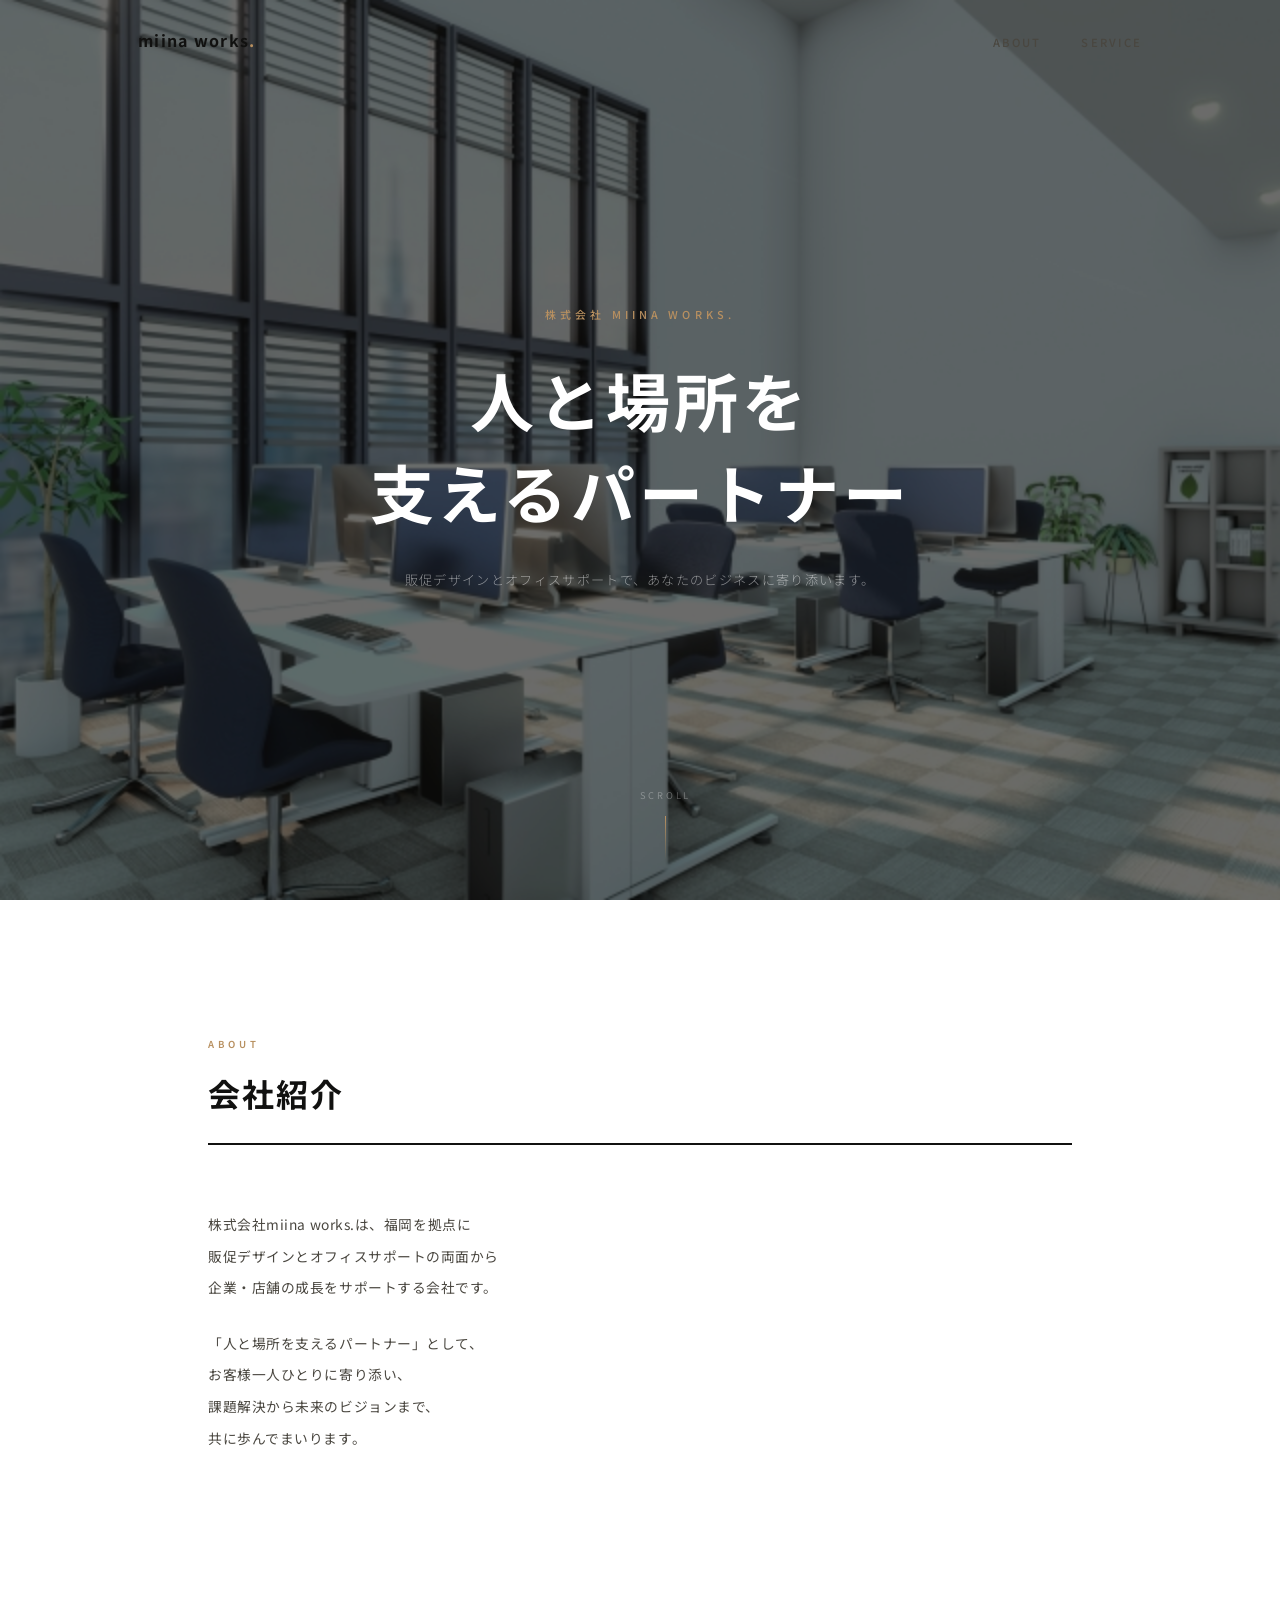
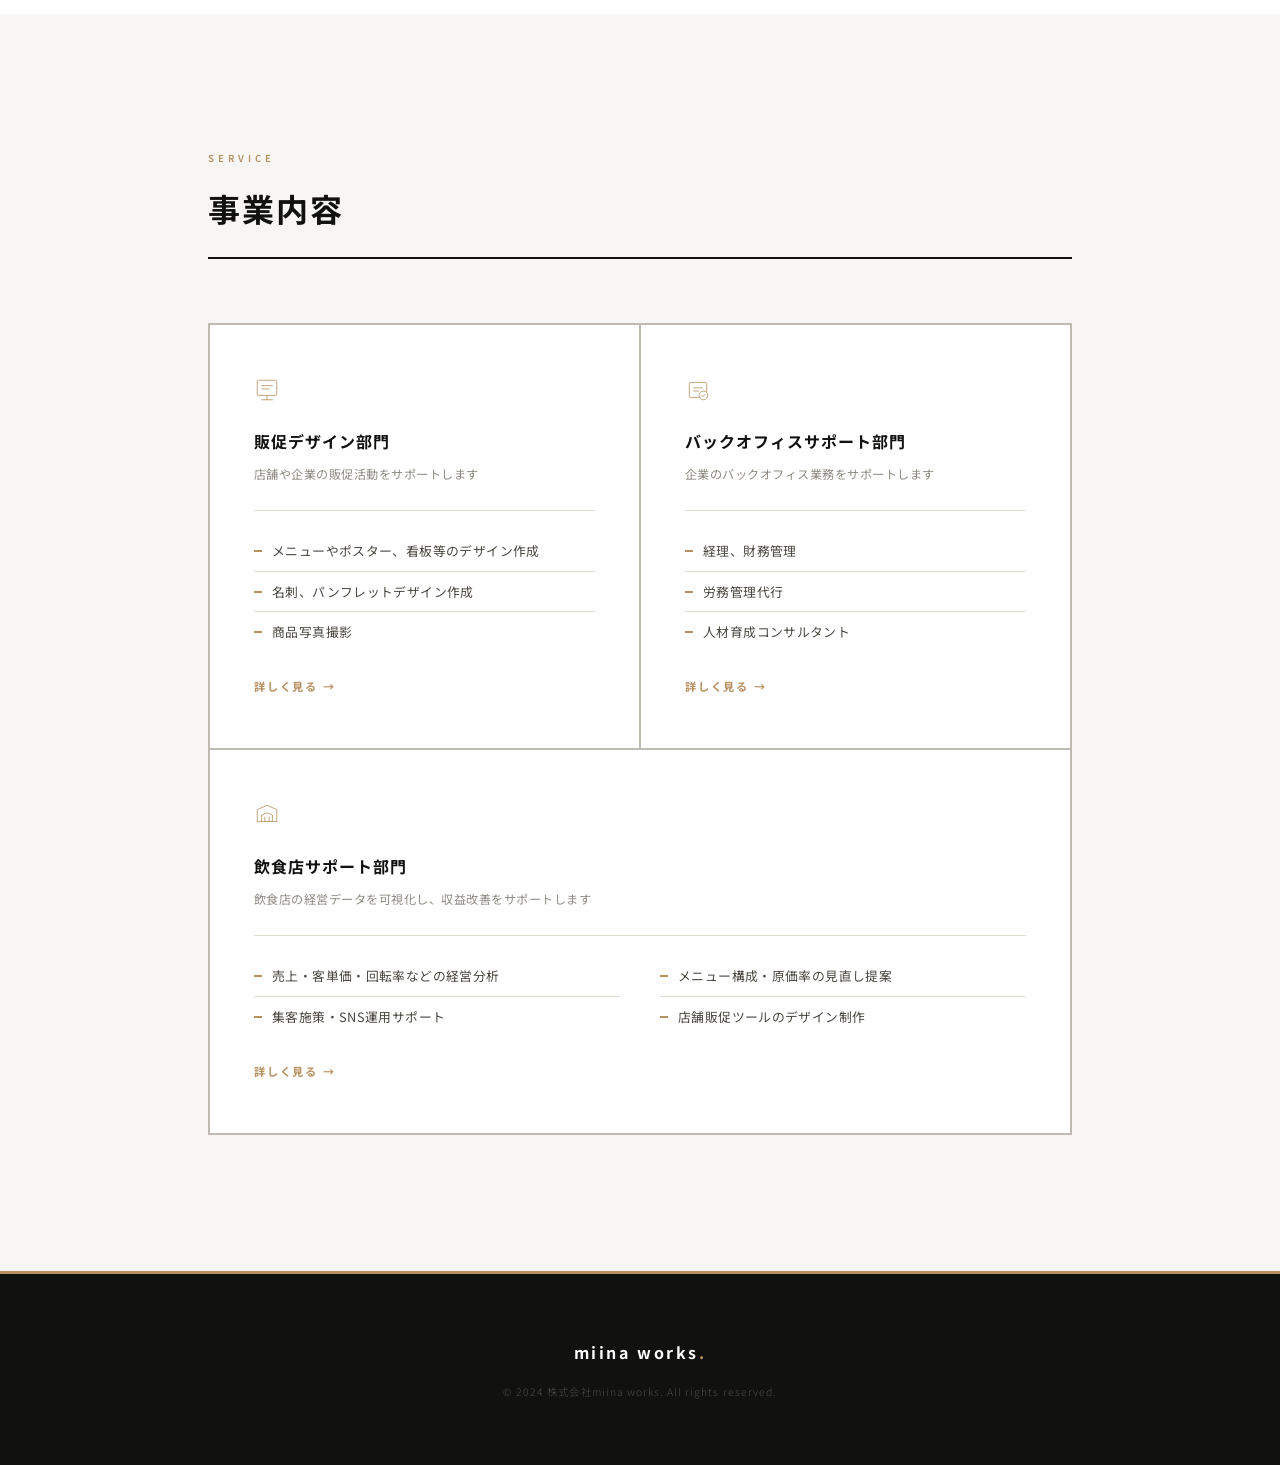
<file: index.html>
<!DOCTYPE html>
<html lang="ja">
<head>
  <meta charset="UTF-8" />
  <meta name="viewport" content="width=device-width, initial-scale=1.0" />
  <title>株式会社miina works. | 人と場所を支えるパートナー</title>
  <meta name="description" content="株式会社miina works.は、販促デザインとオフィスサポートで企業・店舗の成長を支える福岡のパートナー企業です。" />
  <link rel="canonical" href="https://www.miina.works/" />

  <!-- OGP -->
  <meta property="og:type" content="website" />
  <meta property="og:url" content="https://www.miina.works/" />
  <meta property="og:title" content="株式会社miina works. | 人と場所を支えるパートナー" />
  <meta property="og:description" content="販促デザインとオフィスサポートで、あなたのビジネスに寄り添います。" />
  <meta property="og:locale" content="ja_JP" />
  <meta property="og:site_name" content="株式会社miina works." />

  <!-- Twitter Card -->
  <meta name="twitter:card" content="summary_large_image" />
  <meta name="twitter:title" content="株式会社miina works. | 人と場所を支えるパートナー" />
  <meta name="twitter:description" content="販促デザインとオフィスサポートで、あなたのビジネスに寄り添います。" />

  <link rel="stylesheet" href="style.css" />
  <link rel="preconnect" href="https://fonts.googleapis.com" />
  <link rel="preconnect" href="https://fonts.gstatic.com" crossorigin />
  <link href="https://fonts.googleapis.com/css2?family=Noto+Serif+JP:wght@300;400;500&family=Noto+Sans+JP:wght@300;400;500&display=swap" rel="stylesheet" />
</head>
<body>

  <!-- Header / Nav -->
  <header id="header">
    <div class="header-inner">
      <a href="index.html" class="logo">miina works<span class="logo-dot">.</span></a>
      <nav>
        <ul class="nav-list">
          <li><a href="#about">About</a></li>
          <li><a href="#service">Service</a></li>
        </ul>
      </nav>
      <button class="hamburger" aria-label="メニューを開く">
        <span></span><span></span><span></span>
      </button>
    </div>
    <div class="mobile-menu">
      <ul>
        <li><a href="#about">About</a></li>
        <li><a href="#service">Service</a></li>
        <li><a href="works.html">Works</a></li>
        <li><a href="#company">Company</a></li>
        <li><a href="#contact">Contact</a></li>
      </ul>
    </div>
  </header>

  <!-- Hero -->
  <section id="top" class="hero">
    <div class="hero-bg"></div>
    <div class="hero-content">
      <p class="hero-sub fade-in">株式会社 miina works.</p>
      <h1 class="hero-copy fade-in delay-1">人と場所を<br>支えるパートナー</h1>
      <p class="hero-desc fade-in delay-2">販促デザインとオフィスサポートで、<br class="sp-only">あなたのビジネスに寄り添います。</p>
    </div>
    <div class="scroll-indicator fade-in delay-3">
      <span>Scroll</span>
      <div class="scroll-line"></div>
    </div>
  </section>

  <!-- About -->
  <section id="about" class="section about">
    <div class="section-inner">
      <div class="section-label">About</div>
      <h2 class="section-title">会社紹介</h2>
      <div class="about-grid">
        <div class="about-text reveal">
          <p>株式会社miina works.は、福岡を拠点に<br>販促デザインとオフィスサポートの両面から<br>企業・店舗の成長をサポートする会社です。</p>
          <p>「人と場所を支えるパートナー」として、<br>お客様一人ひとりに寄り添い、<br>課題解決から未来のビジョンまで、<br>共に歩んでまいります。</p>
        </div>
      </div>
    </div>
  </section>

  <!-- Service -->
  <section id="service" class="section service">
    <div class="section-inner">
      <div class="section-label">Service</div>
      <h2 class="section-title">事業内容</h2>
      <div class="service-grid">
        <a href="service-design.html" class="service-card service-card--link reveal">
          <div class="service-icon">
            <svg viewBox="0 0 48 48" fill="none" xmlns="http://www.w3.org/2000/svg">
              <rect x="6" y="6" width="36" height="28" rx="2" stroke="currentColor" stroke-width="1.5"/>
              <path d="M14 42h20M24 34v8" stroke="currentColor" stroke-width="1.5" stroke-linecap="round"/>
              <path d="M14 16h20M14 22h14" stroke="currentColor" stroke-width="1.5" stroke-linecap="round"/>
            </svg>
          </div>
          <h3 class="service-name">販促デザイン部門</h3>
          <p class="service-desc">店舗や企業の販促活動をサポートします</p>
          <ul class="service-list">
            <li>メニューやポスター、看板等のデザイン作成</li>
            <li>名刺、パンフレットデザイン作成</li>
            <li>商品写真撮影</li>
          </ul>
          <span class="service-more">詳しく見る →</span>
        </a>
        <a href="service-office.html" class="service-card service-card--link reveal delay-1">
          <div class="service-icon">
            <svg viewBox="0 0 48 48" fill="none" xmlns="http://www.w3.org/2000/svg">
              <rect x="8" y="10" width="32" height="28" rx="2" stroke="currentColor" stroke-width="1.5"/>
              <path d="M16 20h16M16 26h10" stroke="currentColor" stroke-width="1.5" stroke-linecap="round"/>
              <circle cx="34" cy="34" r="8" fill="white" stroke="currentColor" stroke-width="1.5"/>
              <path d="M31 34l2 2 4-4" stroke="currentColor" stroke-width="1.5" stroke-linecap="round" stroke-linejoin="round"/>
            </svg>
          </div>
          <h3 class="service-name">バックオフィスサポート部門</h3>
          <p class="service-desc">企業のバックオフィス業務をサポートします</p>
          <ul class="service-list">
            <li>経理、財務管理</li>
            <li>労務管理代行</li>
            <li>人材育成コンサルタント</li>
          </ul>
          <span class="service-more">詳しく見る →</span>
        </a>
        <a href="service-restaurant.html" class="service-card service-card--wide service-card--link reveal delay-2">
          <div class="service-icon">
            <svg viewBox="0 0 48 48" fill="none" xmlns="http://www.w3.org/2000/svg">
              <path d="M6 36V14l18-8 18 8v22" stroke="currentColor" stroke-width="1.5" stroke-linejoin="round"/>
              <path d="M6 36h36" stroke="currentColor" stroke-width="1.5" stroke-linecap="round"/>
              <polyline points="14,36 14,24 24,20 34,24 34,36" stroke="currentColor" stroke-width="1.5" stroke-linejoin="round"/>
              <line x1="20" y1="36" x2="20" y2="28" stroke="currentColor" stroke-width="1.5" stroke-linecap="round"/>
              <line x1="28" y1="36" x2="28" y2="28" stroke="currentColor" stroke-width="1.5" stroke-linecap="round"/>
            </svg>
          </div>
          <h3 class="service-name">飲食店サポート部門</h3>
          <p class="service-desc">飲食店の経営データを可視化し、収益改善をサポートします</p>
          <ul class="service-list">
            <li>売上・客単価・回転率などの経営分析</li>
            <li>メニュー構成・原価率の見直し提案</li>
            <li>集客施策・SNS運用サポート</li>
            <li>店舗販促ツールのデザイン制作</li>
          </ul>
          <span class="service-more">詳しく見る →</span>
        </a>
      </div>
    </div>
  </section>



  <!-- Footer -->
  <footer class="footer">
    <div class="footer-inner">
      <p class="footer-logo">miina works<span>.</span></p>
      <p class="footer-copy">&copy; 2024 株式会社miina works. All rights reserved.</p>
    </div>
  </footer>

  <script src="script.js"></script>
</body>
</html>
</file>
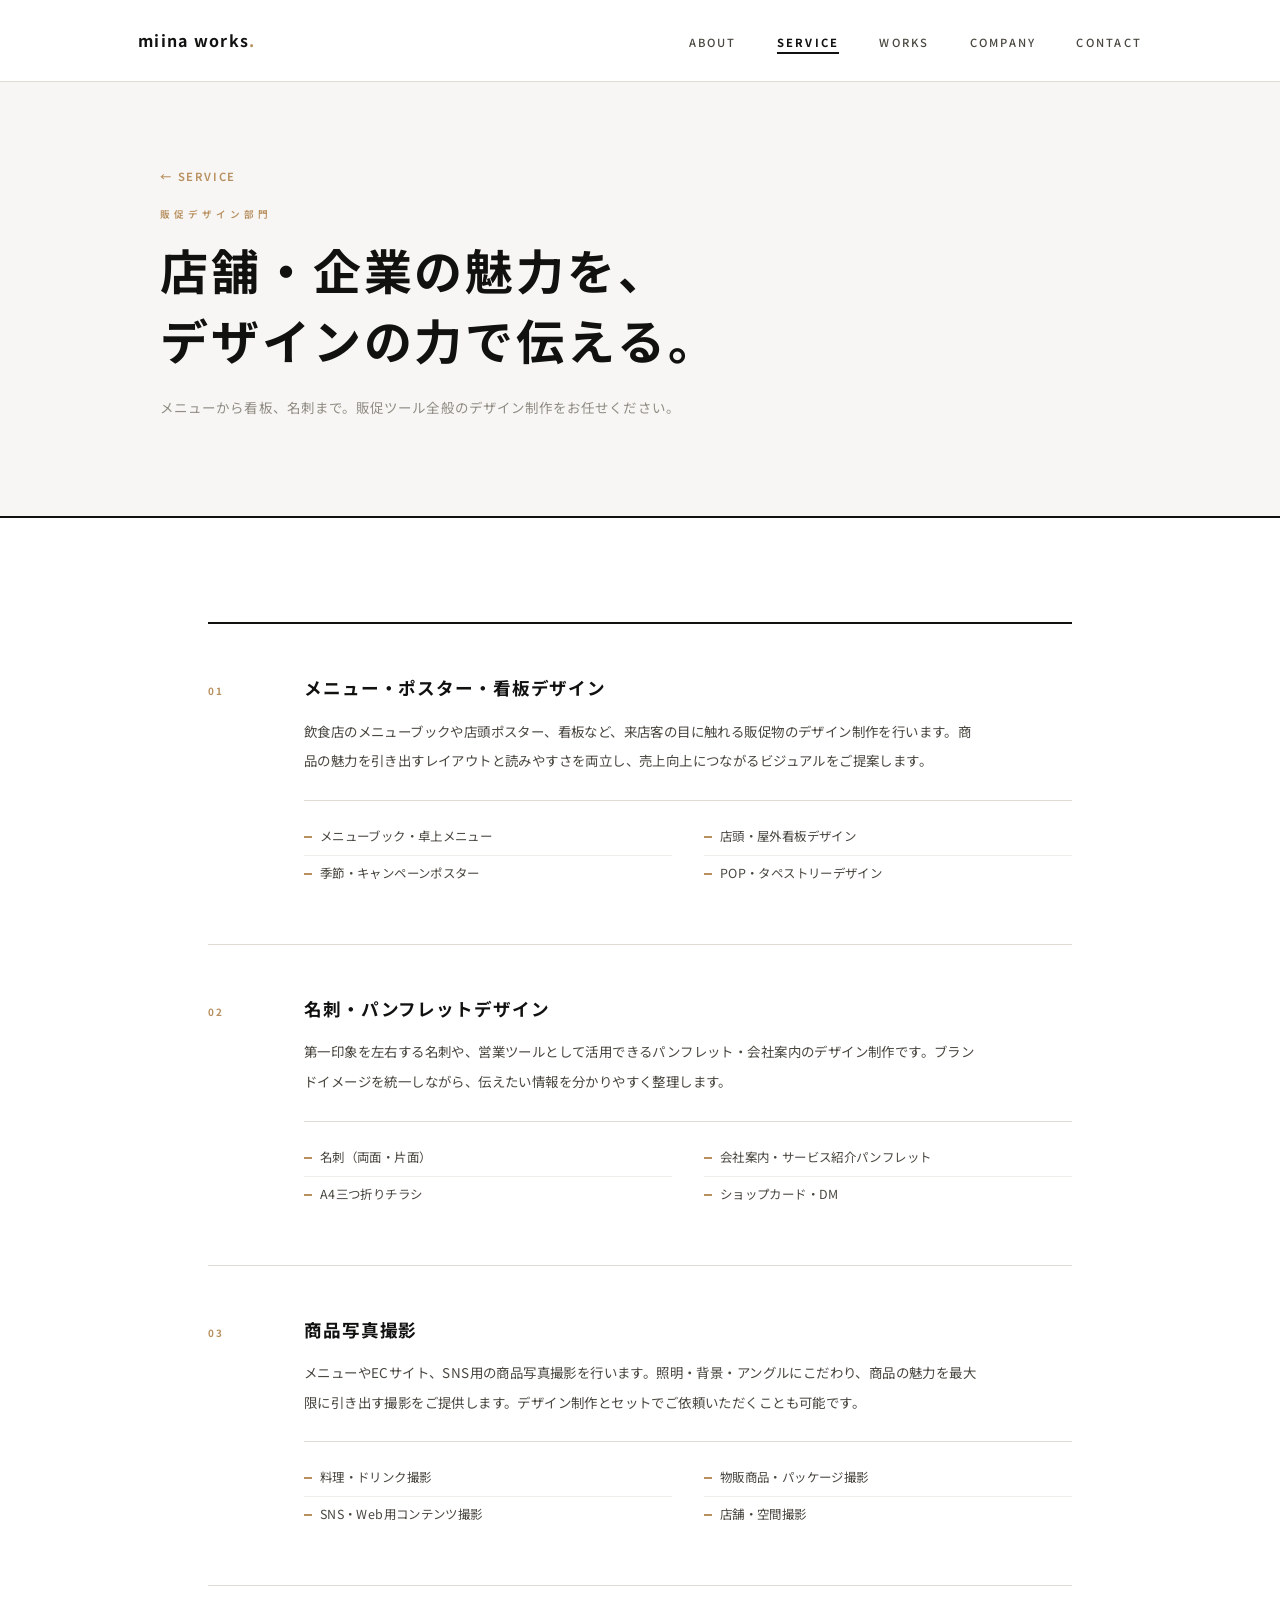
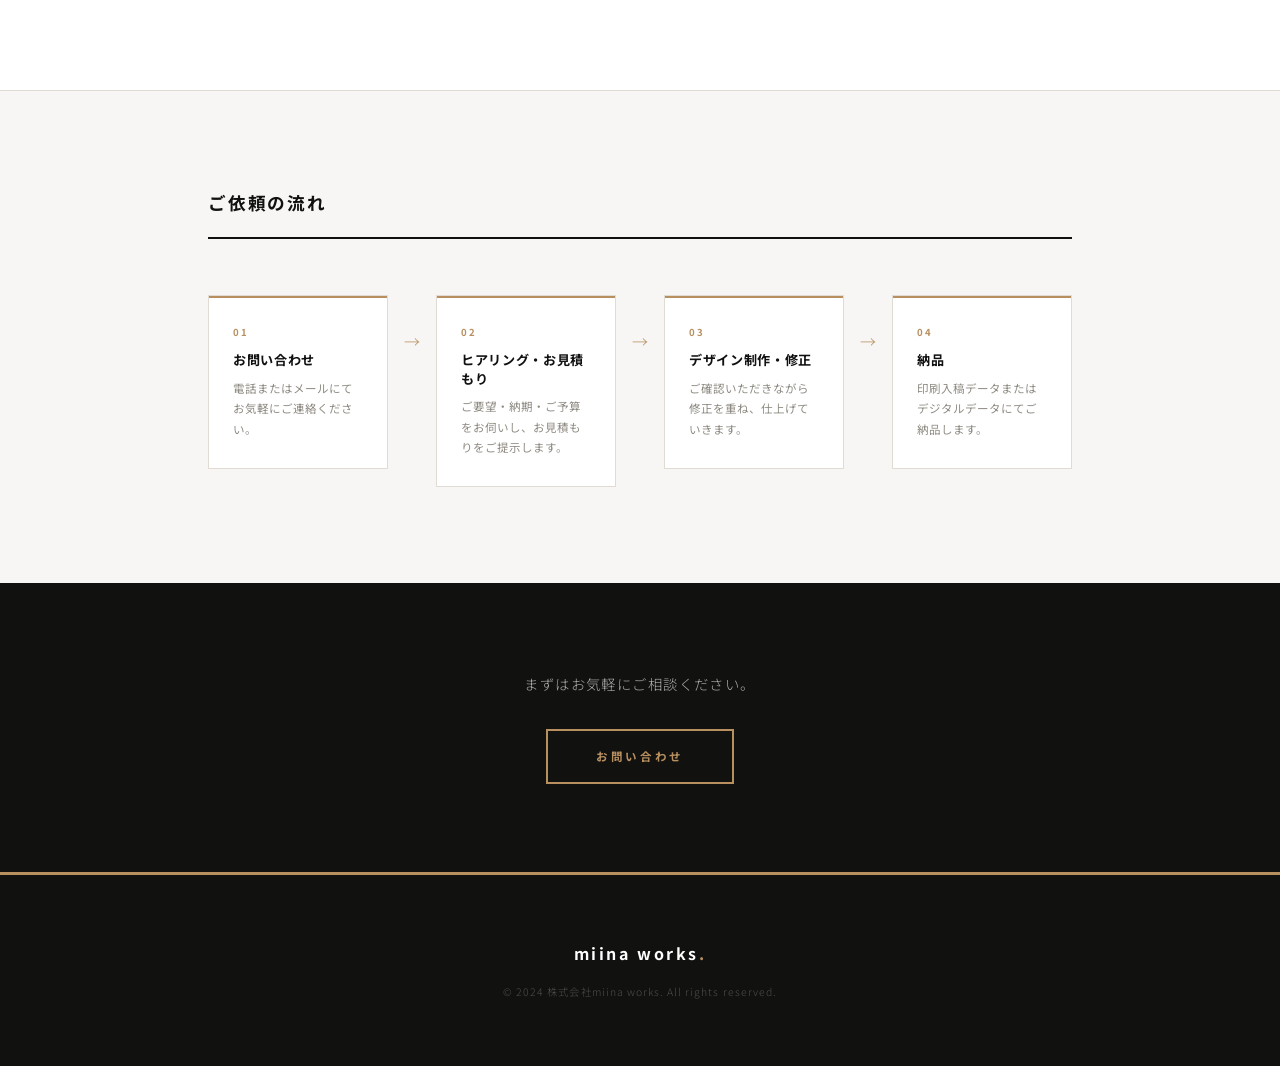
<file: service-design.html>
<!DOCTYPE html>
<html lang="ja">
<head>
  <meta charset="UTF-8" />
  <meta name="viewport" content="width=device-width, initial-scale=1.0" />
  <title>販促デザイン部門 | 株式会社miina works.</title>
  <meta name="description" content="メニュー・ポスター・名刺・パンフレット・商品写真など、店舗や企業の販促活動を幅広くサポートします。" />
  <link rel="canonical" href="https://www.miina.works/service-design.html" />
  <meta property="og:type" content="website" />
  <meta property="og:url" content="https://www.miina.works/service-design.html" />
  <meta property="og:title" content="販促デザイン部門 | 株式会社miina works." />
  <meta property="og:site_name" content="株式会社miina works." />
  <link rel="stylesheet" href="style.css" />
  <link rel="stylesheet" href="service.css" />
  <link rel="preconnect" href="https://fonts.googleapis.com" />
  <link rel="preconnect" href="https://fonts.gstatic.com" crossorigin />
  <link href="https://fonts.googleapis.com/css2?family=Noto+Serif+JP:wght@300;400;500&family=Noto+Sans+JP:wght@300;400;500;700&display=swap" rel="stylesheet" />
</head>
<body>

  <header id="header" class="scrolled">
    <div class="header-inner">
      <a href="index.html" class="logo">miina works<span class="logo-dot">.</span></a>
      <nav>
        <ul class="nav-list">
          <li><a href="index.html#about">About</a></li>
          <li><a href="index.html#service" class="nav-active">Service</a></li>
          <li><a href="works.html">Works</a></li>
          <li><a href="index.html#company">Company</a></li>
          <li><a href="index.html#contact">Contact</a></li>
        </ul>
      </nav>
      <button class="hamburger" aria-label="メニューを開く">
        <span></span><span></span><span></span>
      </button>
    </div>
    <div class="mobile-menu">
      <ul>
        <li><a href="index.html#about">About</a></li>
        <li><a href="index.html#service">Service</a></li>
        <li><a href="works.html">Works</a></li>
        <li><a href="index.html#company">Company</a></li>
        <li><a href="index.html#contact">Contact</a></li>
      </ul>
    </div>
  </header>

  <!-- Page Hero -->
  <section class="page-hero">
    <div class="page-hero-inner">
      <a href="index.html#service" class="breadcrumb">← Service</a>
      <p class="section-label">販促デザイン部門</p>
      <h1 class="page-hero-title">店舗・企業の魅力を、<br>デザインの力で伝える。</h1>
      <p class="page-hero-desc">メニューから看板、名刺まで。販促ツール全般のデザイン制作をお任せください。</p>
    </div>
  </section>

  <!-- Service Detail -->
  <section class="service-detail-section">
    <div class="service-detail-inner">

      <div class="service-detail-item reveal">
        <div class="service-detail-num">01</div>
        <div class="service-detail-body">
          <h2 class="service-detail-title">メニュー・ポスター・看板デザイン</h2>
          <p class="service-detail-desc">飲食店のメニューブックや店頭ポスター、看板など、来店客の目に触れる販促物のデザイン制作を行います。商品の魅力を引き出すレイアウトと読みやすさを両立し、売上向上につながるビジュアルをご提案します。</p>
          <ul class="service-detail-list">
            <li>メニューブック・卓上メニュー</li>
            <li>店頭・屋外看板デザイン</li>
            <li>季節・キャンペーンポスター</li>
            <li>POP・タペストリーデザイン</li>
          </ul>
        </div>
      </div>

      <div class="service-detail-item reveal">
        <div class="service-detail-num">02</div>
        <div class="service-detail-body">
          <h2 class="service-detail-title">名刺・パンフレットデザイン</h2>
          <p class="service-detail-desc">第一印象を左右する名刺や、営業ツールとして活用できるパンフレット・会社案内のデザイン制作です。ブランドイメージを統一しながら、伝えたい情報を分かりやすく整理します。</p>
          <ul class="service-detail-list">
            <li>名刺（両面・片面）</li>
            <li>会社案内・サービス紹介パンフレット</li>
            <li>A4三つ折りチラシ</li>
            <li>ショップカード・DM</li>
          </ul>
        </div>
      </div>

      <div class="service-detail-item reveal">
        <div class="service-detail-num">03</div>
        <div class="service-detail-body">
          <h2 class="service-detail-title">商品写真撮影</h2>
          <p class="service-detail-desc">メニューやECサイト、SNS用の商品写真撮影を行います。照明・背景・アングルにこだわり、商品の魅力を最大限に引き出す撮影をご提供します。デザイン制作とセットでご依頼いただくことも可能です。</p>
          <ul class="service-detail-list">
            <li>料理・ドリンク撮影</li>
            <li>物販商品・パッケージ撮影</li>
            <li>SNS・Web用コンテンツ撮影</li>
            <li>店舗・空間撮影</li>
          </ul>
        </div>
      </div>

    </div>
  </section>

  <!-- Flow -->
  <section class="flow-section">
    <div class="service-detail-inner">
      <h2 class="flow-title reveal">ご依頼の流れ</h2>
      <div class="flow-grid">
        <div class="flow-item reveal">
          <div class="flow-num">01</div>
          <div class="flow-body">
            <h3>お問い合わせ</h3>
            <p>電話またはメールにてお気軽にご連絡ください。</p>
          </div>
        </div>
        <div class="flow-arrow reveal">→</div>
        <div class="flow-item reveal delay-1">
          <div class="flow-num">02</div>
          <div class="flow-body">
            <h3>ヒアリング・お見積もり</h3>
            <p>ご要望・納期・ご予算をお伺いし、お見積もりをご提示します。</p>
          </div>
        </div>
        <div class="flow-arrow reveal delay-1">→</div>
        <div class="flow-item reveal delay-2">
          <div class="flow-num">03</div>
          <div class="flow-body">
            <h3>デザイン制作・修正</h3>
            <p>ご確認いただきながら修正を重ね、仕上げていきます。</p>
          </div>
        </div>
        <div class="flow-arrow reveal delay-2">→</div>
        <div class="flow-item reveal">
          <div class="flow-num">04</div>
          <div class="flow-body">
            <h3>納品</h3>
            <p>印刷入稿データまたはデジタルデータにてご納品します。</p>
          </div>
        </div>
      </div>
    </div>
  </section>

  <!-- CTA -->
  <section class="service-cta reveal">
    <div class="service-cta-inner">
      <p class="service-cta-text">まずはお気軽にご相談ください。</p>
      <a href="index.html#contact" class="service-cta-btn">お問い合わせ</a>
    </div>
  </section>

  <footer class="footer">
    <div class="footer-inner">
      <p class="footer-logo">miina works<span>.</span></p>
      <p class="footer-copy">&copy; 2024 株式会社miina works. All rights reserved.</p>
    </div>
  </footer>

  <script src="script.js"></script>
</body>
</html>
</file>
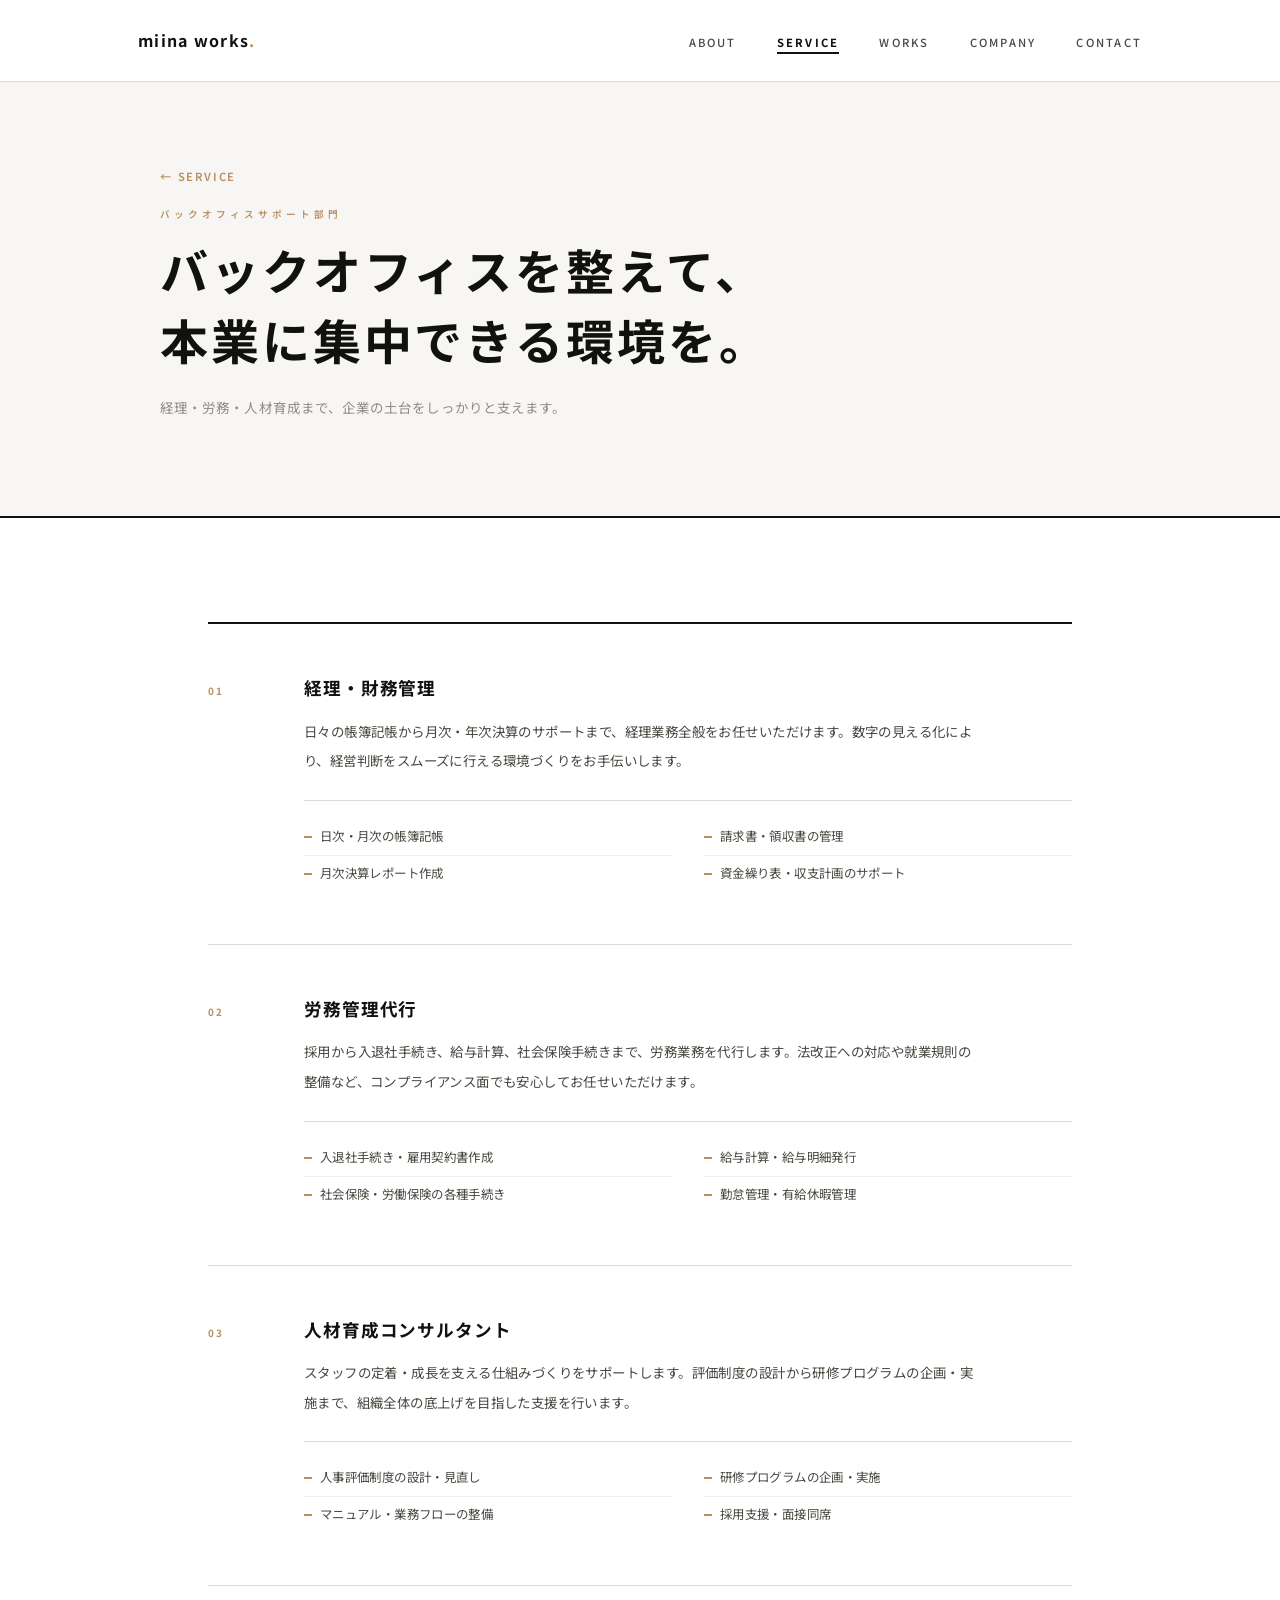
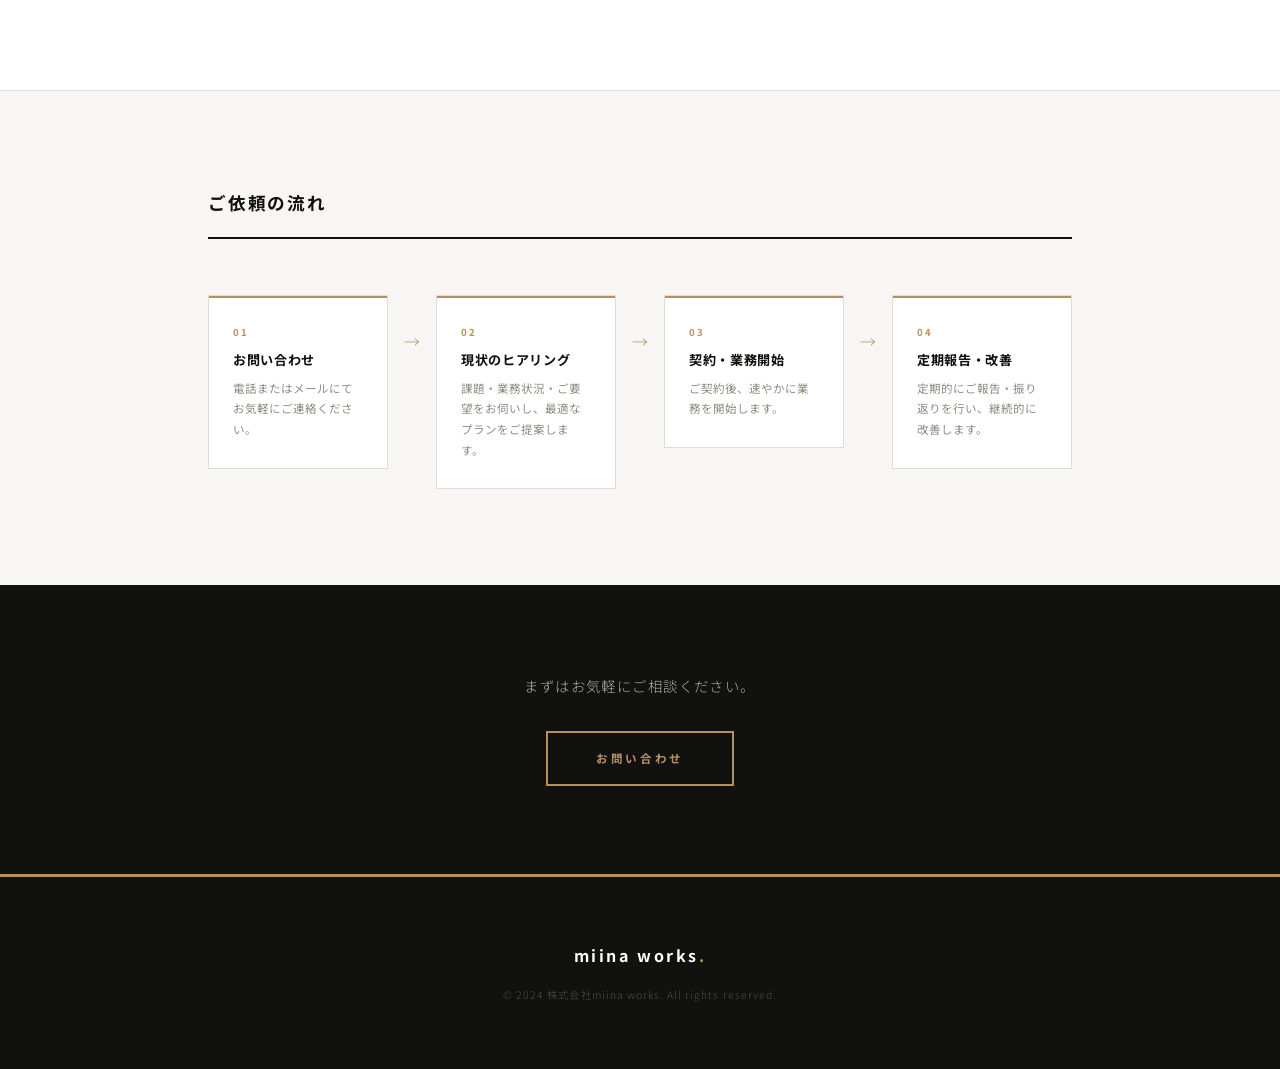
<file: service-office.html>
<!DOCTYPE html>
<html lang="ja">
<head>
  <meta charset="UTF-8" />
  <meta name="viewport" content="width=device-width, initial-scale=1.0" />
  <title>バックオフィスサポート部門 | 株式会社miina works.</title>
  <meta name="description" content="経理・財務管理、労務管理代行、人材育成コンサルタントなど、企業のバックオフィス業務を幅広くサポートします。" />
  <link rel="canonical" href="https://www.miina.works/service-office.html" />
  <meta property="og:type" content="website" />
  <meta property="og:url" content="https://www.miina.works/service-office.html" />
  <meta property="og:title" content="バックオフィスサポート部門 | 株式会社miina works." />
  <meta property="og:site_name" content="株式会社miina works." />
  <link rel="stylesheet" href="style.css" />
  <link rel="stylesheet" href="service.css" />
  <link rel="preconnect" href="https://fonts.googleapis.com" />
  <link rel="preconnect" href="https://fonts.gstatic.com" crossorigin />
  <link href="https://fonts.googleapis.com/css2?family=Noto+Serif+JP:wght@300;400;500&family=Noto+Sans+JP:wght@300;400;500;700&display=swap" rel="stylesheet" />
</head>
<body>

  <header id="header" class="scrolled">
    <div class="header-inner">
      <a href="index.html" class="logo">miina works<span class="logo-dot">.</span></a>
      <nav>
        <ul class="nav-list">
          <li><a href="index.html#about">About</a></li>
          <li><a href="index.html#service" class="nav-active">Service</a></li>
          <li><a href="works.html">Works</a></li>
          <li><a href="index.html#company">Company</a></li>
          <li><a href="index.html#contact">Contact</a></li>
        </ul>
      </nav>
      <button class="hamburger" aria-label="メニューを開く">
        <span></span><span></span><span></span>
      </button>
    </div>
    <div class="mobile-menu">
      <ul>
        <li><a href="index.html#about">About</a></li>
        <li><a href="index.html#service">Service</a></li>
        <li><a href="works.html">Works</a></li>
        <li><a href="index.html#company">Company</a></li>
        <li><a href="index.html#contact">Contact</a></li>
      </ul>
    </div>
  </header>

  <section class="page-hero">
    <div class="page-hero-inner">
      <a href="index.html#service" class="breadcrumb">← Service</a>
      <p class="section-label">バックオフィスサポート部門</p>
      <h1 class="page-hero-title">バックオフィスを整えて、<br>本業に集中できる環境を。</h1>
      <p class="page-hero-desc">経理・労務・人材育成まで、企業の土台をしっかりと支えます。</p>
    </div>
  </section>

  <section class="service-detail-section">
    <div class="service-detail-inner">

      <div class="service-detail-item reveal">
        <div class="service-detail-num">01</div>
        <div class="service-detail-body">
          <h2 class="service-detail-title">経理・財務管理</h2>
          <p class="service-detail-desc">日々の帳簿記帳から月次・年次決算のサポートまで、経理業務全般をお任せいただけます。数字の見える化により、経営判断をスムーズに行える環境づくりをお手伝いします。</p>
          <ul class="service-detail-list">
            <li>日次・月次の帳簿記帳</li>
            <li>請求書・領収書の管理</li>
            <li>月次決算レポート作成</li>
            <li>資金繰り表・収支計画のサポート</li>
          </ul>
        </div>
      </div>

      <div class="service-detail-item reveal">
        <div class="service-detail-num">02</div>
        <div class="service-detail-body">
          <h2 class="service-detail-title">労務管理代行</h2>
          <p class="service-detail-desc">採用から入退社手続き、給与計算、社会保険手続きまで、労務業務を代行します。法改正への対応や就業規則の整備など、コンプライアンス面でも安心してお任せいただけます。</p>
          <ul class="service-detail-list">
            <li>入退社手続き・雇用契約書作成</li>
            <li>給与計算・給与明細発行</li>
            <li>社会保険・労働保険の各種手続き</li>
            <li>勤怠管理・有給休暇管理</li>
          </ul>
        </div>
      </div>

      <div class="service-detail-item reveal">
        <div class="service-detail-num">03</div>
        <div class="service-detail-body">
          <h2 class="service-detail-title">人材育成コンサルタント</h2>
          <p class="service-detail-desc">スタッフの定着・成長を支える仕組みづくりをサポートします。評価制度の設計から研修プログラムの企画・実施まで、組織全体の底上げを目指した支援を行います。</p>
          <ul class="service-detail-list">
            <li>人事評価制度の設計・見直し</li>
            <li>研修プログラムの企画・実施</li>
            <li>マニュアル・業務フローの整備</li>
            <li>採用支援・面接同席</li>
          </ul>
        </div>
      </div>

    </div>
  </section>

  <section class="flow-section">
    <div class="service-detail-inner">
      <h2 class="flow-title reveal">ご依頼の流れ</h2>
      <div class="flow-grid">
        <div class="flow-item reveal">
          <div class="flow-num">01</div>
          <div class="flow-body">
            <h3>お問い合わせ</h3>
            <p>電話またはメールにてお気軽にご連絡ください。</p>
          </div>
        </div>
        <div class="flow-arrow reveal">→</div>
        <div class="flow-item reveal delay-1">
          <div class="flow-num">02</div>
          <div class="flow-body">
            <h3>現状のヒアリング</h3>
            <p>課題・業務状況・ご要望をお伺いし、最適なプランをご提案します。</p>
          </div>
        </div>
        <div class="flow-arrow reveal delay-1">→</div>
        <div class="flow-item reveal delay-2">
          <div class="flow-num">03</div>
          <div class="flow-body">
            <h3>契約・業務開始</h3>
            <p>ご契約後、速やかに業務を開始します。</p>
          </div>
        </div>
        <div class="flow-arrow reveal delay-2">→</div>
        <div class="flow-item reveal">
          <div class="flow-num">04</div>
          <div class="flow-body">
            <h3>定期報告・改善</h3>
            <p>定期的にご報告・振り返りを行い、継続的に改善します。</p>
          </div>
        </div>
      </div>
    </div>
  </section>

  <section class="service-cta reveal">
    <div class="service-cta-inner">
      <p class="service-cta-text">まずはお気軽にご相談ください。</p>
      <a href="index.html#contact" class="service-cta-btn">お問い合わせ</a>
    </div>
  </section>

  <footer class="footer">
    <div class="footer-inner">
      <p class="footer-logo">miina works<span>.</span></p>
      <p class="footer-copy">&copy; 2024 株式会社miina works. All rights reserved.</p>
    </div>
  </footer>

  <script src="script.js"></script>
</body>
</html>
</file>
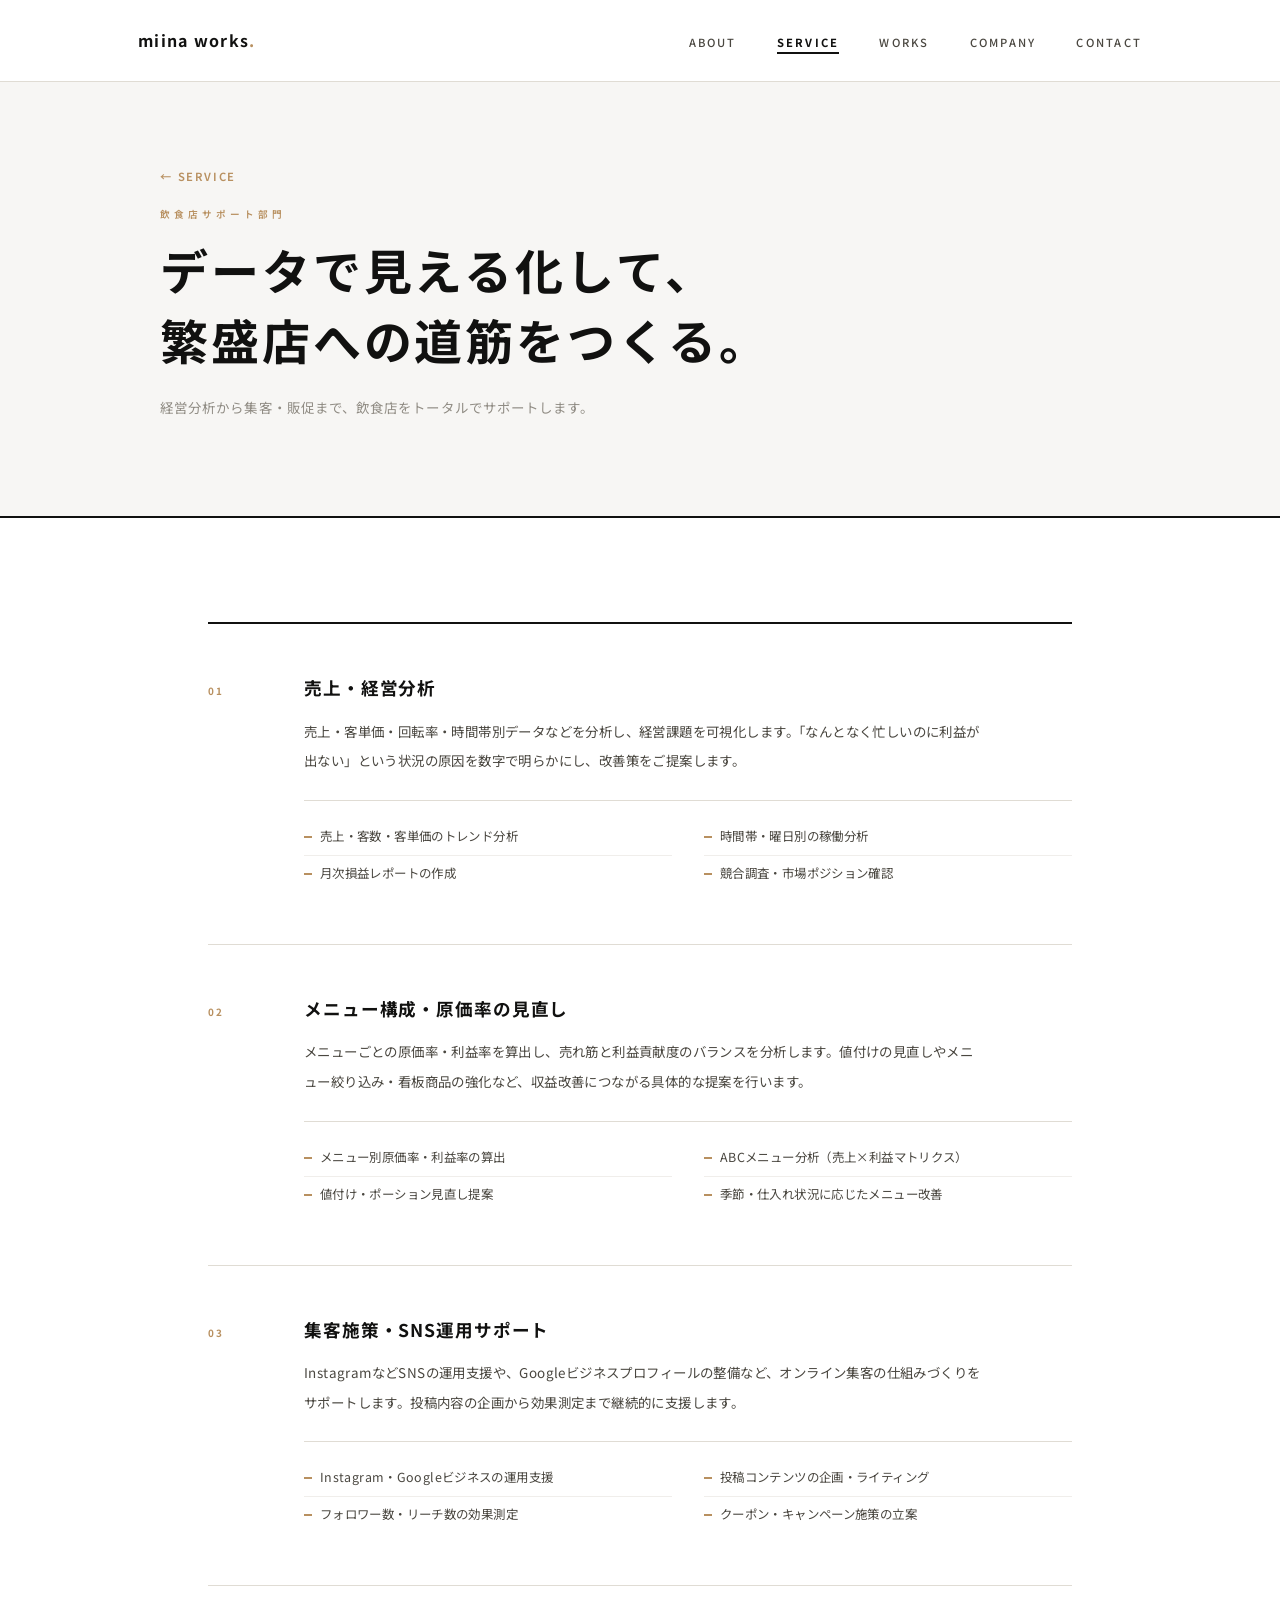
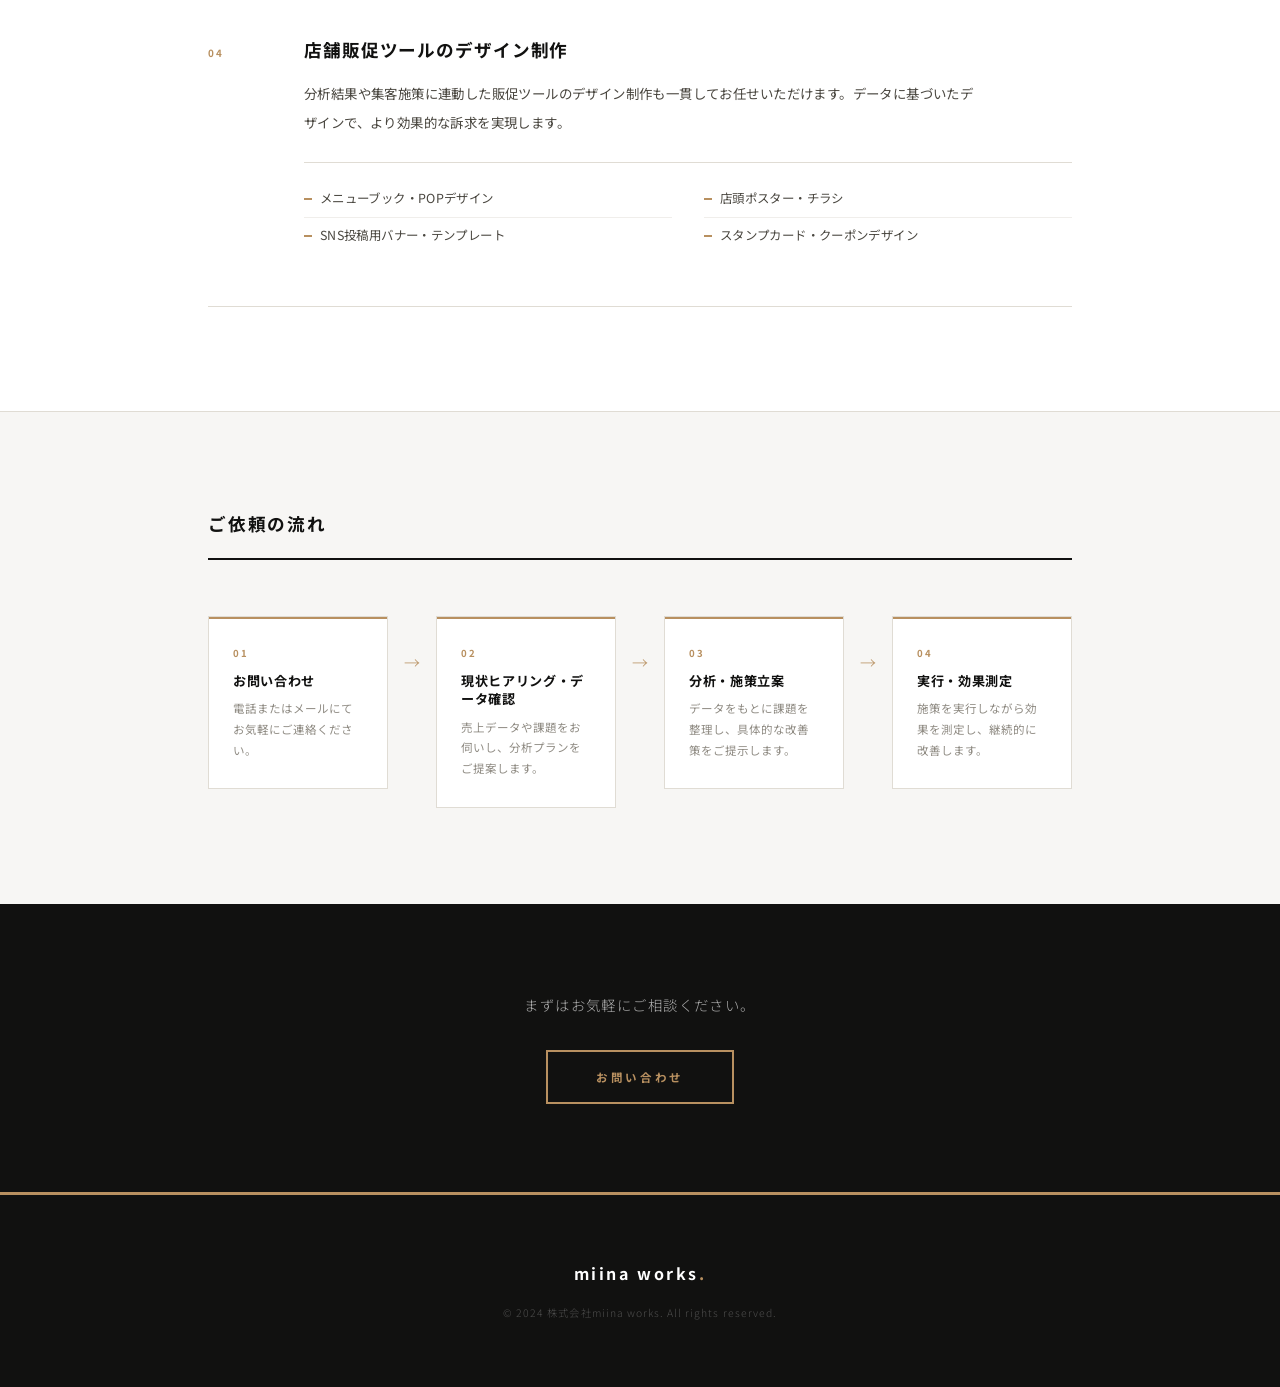
<file: service-restaurant.html>
<!DOCTYPE html>
<html lang="ja">
<head>
  <meta charset="UTF-8" />
  <meta name="viewport" content="width=device-width, initial-scale=1.0" />
  <title>飲食店サポート部門 | 株式会社miina works.</title>
  <meta name="description" content="売上分析・メニュー原価・集客施策・販促デザインまで、飲食店の経営をトータルサポートします。" />
  <link rel="canonical" href="https://www.miina.works/service-restaurant.html" />
  <meta property="og:type" content="website" />
  <meta property="og:url" content="https://www.miina.works/service-restaurant.html" />
  <meta property="og:title" content="飲食店サポート部門 | 株式会社miina works." />
  <meta property="og:site_name" content="株式会社miina works." />
  <link rel="stylesheet" href="style.css" />
  <link rel="stylesheet" href="service.css" />
  <link rel="preconnect" href="https://fonts.googleapis.com" />
  <link rel="preconnect" href="https://fonts.gstatic.com" crossorigin />
  <link href="https://fonts.googleapis.com/css2?family=Noto+Serif+JP:wght@300;400;500&family=Noto+Sans+JP:wght@300;400;500;700&display=swap" rel="stylesheet" />
</head>
<body>

  <header id="header" class="scrolled">
    <div class="header-inner">
      <a href="index.html" class="logo">miina works<span class="logo-dot">.</span></a>
      <nav>
        <ul class="nav-list">
          <li><a href="index.html#about">About</a></li>
          <li><a href="index.html#service" class="nav-active">Service</a></li>
          <li><a href="works.html">Works</a></li>
          <li><a href="index.html#company">Company</a></li>
          <li><a href="index.html#contact">Contact</a></li>
        </ul>
      </nav>
      <button class="hamburger" aria-label="メニューを開く">
        <span></span><span></span><span></span>
      </button>
    </div>
    <div class="mobile-menu">
      <ul>
        <li><a href="index.html#about">About</a></li>
        <li><a href="index.html#service">Service</a></li>
        <li><a href="works.html">Works</a></li>
        <li><a href="index.html#company">Company</a></li>
        <li><a href="index.html#contact">Contact</a></li>
      </ul>
    </div>
  </header>

  <section class="page-hero">
    <div class="page-hero-inner">
      <a href="index.html#service" class="breadcrumb">← Service</a>
      <p class="section-label">飲食店サポート部門</p>
      <h1 class="page-hero-title">データで見える化して、<br>繁盛店への道筋をつくる。</h1>
      <p class="page-hero-desc">経営分析から集客・販促まで、飲食店をトータルでサポートします。</p>
    </div>
  </section>

  <section class="service-detail-section">
    <div class="service-detail-inner">

      <div class="service-detail-item reveal">
        <div class="service-detail-num">01</div>
        <div class="service-detail-body">
          <h2 class="service-detail-title">売上・経営分析</h2>
          <p class="service-detail-desc">売上・客単価・回転率・時間帯別データなどを分析し、経営課題を可視化します。「なんとなく忙しいのに利益が出ない」という状況の原因を数字で明らかにし、改善策をご提案します。</p>
          <ul class="service-detail-list">
            <li>売上・客数・客単価のトレンド分析</li>
            <li>時間帯・曜日別の稼働分析</li>
            <li>月次損益レポートの作成</li>
            <li>競合調査・市場ポジション確認</li>
          </ul>
        </div>
      </div>

      <div class="service-detail-item reveal">
        <div class="service-detail-num">02</div>
        <div class="service-detail-body">
          <h2 class="service-detail-title">メニュー構成・原価率の見直し</h2>
          <p class="service-detail-desc">メニューごとの原価率・利益率を算出し、売れ筋と利益貢献度のバランスを分析します。値付けの見直しやメニュー絞り込み・看板商品の強化など、収益改善につながる具体的な提案を行います。</p>
          <ul class="service-detail-list">
            <li>メニュー別原価率・利益率の算出</li>
            <li>ABCメニュー分析（売上×利益マトリクス）</li>
            <li>値付け・ポーション見直し提案</li>
            <li>季節・仕入れ状況に応じたメニュー改善</li>
          </ul>
        </div>
      </div>

      <div class="service-detail-item reveal">
        <div class="service-detail-num">03</div>
        <div class="service-detail-body">
          <h2 class="service-detail-title">集客施策・SNS運用サポート</h2>
          <p class="service-detail-desc">InstagramなどSNSの運用支援や、Googleビジネスプロフィールの整備など、オンライン集客の仕組みづくりをサポートします。投稿内容の企画から効果測定まで継続的に支援します。</p>
          <ul class="service-detail-list">
            <li>Instagram・Googleビジネスの運用支援</li>
            <li>投稿コンテンツの企画・ライティング</li>
            <li>フォロワー数・リーチ数の効果測定</li>
            <li>クーポン・キャンペーン施策の立案</li>
          </ul>
        </div>
      </div>

      <div class="service-detail-item reveal">
        <div class="service-detail-num">04</div>
        <div class="service-detail-body">
          <h2 class="service-detail-title">店舗販促ツールのデザイン制作</h2>
          <p class="service-detail-desc">分析結果や集客施策に連動した販促ツールのデザイン制作も一貫してお任せいただけます。データに基づいたデザインで、より効果的な訴求を実現します。</p>
          <ul class="service-detail-list">
            <li>メニューブック・POPデザイン</li>
            <li>店頭ポスター・チラシ</li>
            <li>SNS投稿用バナー・テンプレート</li>
            <li>スタンプカード・クーポンデザイン</li>
          </ul>
        </div>
      </div>

    </div>
  </section>

  <section class="flow-section">
    <div class="service-detail-inner">
      <h2 class="flow-title reveal">ご依頼の流れ</h2>
      <div class="flow-grid">
        <div class="flow-item reveal">
          <div class="flow-num">01</div>
          <div class="flow-body">
            <h3>お問い合わせ</h3>
            <p>電話またはメールにてお気軽にご連絡ください。</p>
          </div>
        </div>
        <div class="flow-arrow reveal">→</div>
        <div class="flow-item reveal delay-1">
          <div class="flow-num">02</div>
          <div class="flow-body">
            <h3>現状ヒアリング・データ確認</h3>
            <p>売上データや課題をお伺いし、分析プランをご提案します。</p>
          </div>
        </div>
        <div class="flow-arrow reveal delay-1">→</div>
        <div class="flow-item reveal delay-2">
          <div class="flow-num">03</div>
          <div class="flow-body">
            <h3>分析・施策立案</h3>
            <p>データをもとに課題を整理し、具体的な改善策をご提示します。</p>
          </div>
        </div>
        <div class="flow-arrow reveal delay-2">→</div>
        <div class="flow-item reveal">
          <div class="flow-num">04</div>
          <div class="flow-body">
            <h3>実行・効果測定</h3>
            <p>施策を実行しながら効果を測定し、継続的に改善します。</p>
          </div>
        </div>
      </div>
    </div>
  </section>

  <section class="service-cta reveal">
    <div class="service-cta-inner">
      <p class="service-cta-text">まずはお気軽にご相談ください。</p>
      <a href="index.html#contact" class="service-cta-btn">お問い合わせ</a>
    </div>
  </section>

  <footer class="footer">
    <div class="footer-inner">
      <p class="footer-logo">miina works<span>.</span></p>
      <p class="footer-copy">&copy; 2024 株式会社miina works. All rights reserved.</p>
    </div>
  </footer>

  <script src="script.js"></script>
</body>
</html>
</file>
<file: style.css>
/* ============================
   Reset & Base
============================ */
*, *::before, *::after {
  box-sizing: border-box;
  margin: 0;
  padding: 0;
}

:root {
  --white: #ffffff;
  --off-white: #f7f6f4;
  --gray-light: #f0eeeb;
  --gray-mid: #d4d0ca;
  --gray-dark: #3a3830;
  --black: #111110;
  --accent: #b89060;
  --accent-dark: #8a6840;
  --text-dark: #111110;
  --text-mid: #4a4740;
  --text-light: #908c84;
  --border: #e0dcd4;
  --border-dark: #c0bbb2;
  --shadow: rgba(0, 0, 0, 0.1);
  --font-gothic: 'Noto Sans JP', sans-serif;
  --font-serif: 'Noto Serif JP', serif;
  --ease: cubic-bezier(0.25, 0.46, 0.45, 0.94);
}

html {
  scroll-behavior: smooth;
  font-size: 16px;
}

body {
  font-family: var(--font-gothic);
  background: var(--white);
  color: var(--text-dark);
  line-height: 1.8;
  -webkit-font-smoothing: antialiased;
  -moz-osx-font-smoothing: grayscale;
}

a {
  color: inherit;
  text-decoration: none;
  transition: opacity 0.3s var(--ease);
}
a:hover { opacity: 0.6; }

ul { list-style: none; }
img { max-width: 100%; display: block; }

/* ============================
   Header
============================ */
#header {
  position: fixed;
  top: 0;
  left: 0;
  width: 100%;
  z-index: 100;
  transition: background 0.4s var(--ease), border-color 0.4s var(--ease);
  border-bottom: 1px solid transparent;
}

#header.scrolled {
  background: rgba(255, 255, 255, 0.95);
  backdrop-filter: blur(16px);
  -webkit-backdrop-filter: blur(16px);
  border-bottom-color: var(--border);
}

.header-inner {
  display: flex;
  align-items: center;
  justify-content: space-between;
  max-width: 1100px;
  margin: 0 auto;
  padding: 26px 48px;
  transition: padding 0.4s var(--ease);
}

#header.scrolled .header-inner {
  padding: 16px 48px;
}

.logo {
  font-family: var(--font-gothic);
  font-size: 1rem;
  font-weight: 700;
  letter-spacing: 0.08em;
  color: var(--black);
  text-transform: lowercase;
}
.logo-dot { color: var(--accent); }

.nav-list {
  display: flex;
  gap: 40px;
}

.nav-list a {
  font-size: 0.7rem;
  letter-spacing: 0.2em;
  font-weight: 500;
  color: var(--text-mid);
  text-transform: uppercase;
  position: relative;
}
.nav-list a::after {
  content: '';
  position: absolute;
  bottom: -4px;
  left: 0;
  width: 0;
  height: 2px;
  background: var(--black);
  transition: width 0.35s var(--ease);
}
.nav-list a:hover { opacity: 1; color: var(--black); }
.nav-list a:hover::after { width: 100%; }

/* Hamburger */
.hamburger {
  display: none;
  flex-direction: column;
  gap: 5px;
  background: none;
  border: none;
  cursor: pointer;
  padding: 4px;
}
.hamburger span {
  display: block;
  width: 24px;
  height: 2px;
  background: var(--black);
  transition: transform 0.35s var(--ease), opacity 0.35s var(--ease);
}
.hamburger.active span:nth-child(1) { transform: translateY(7px) rotate(45deg); }
.hamburger.active span:nth-child(2) { opacity: 0; }
.hamburger.active span:nth-child(3) { transform: translateY(-7px) rotate(-45deg); }

/* Mobile menu */
.mobile-menu {
  display: none;
  background: var(--white);
  max-height: 0;
  overflow: hidden;
  transition: max-height 0.5s var(--ease);
  border-top: 1px solid transparent;
}
.mobile-menu.open {
  max-height: 360px;
  padding: 16px 0 32px;
  border-top-color: var(--border);
}
.mobile-menu ul { text-align: center; }
.mobile-menu li { padding: 13px 0; }
.mobile-menu a {
  font-size: 0.75rem;
  letter-spacing: 0.2em;
  text-transform: uppercase;
  font-weight: 600;
  color: var(--text-dark);
}

/* ============================
   Hero
============================ */
.hero {
  position: relative;
  height: 100vh;
  min-height: 640px;
  display: flex;
  align-items: center;
  justify-content: center;
  overflow: hidden;
  background: var(--black);
}

.hero-bg {
  position: absolute;
  inset: 0;
  background-image: url('23856425_s.jpg');
  background-size: cover;
  background-position: center;
  background-repeat: no-repeat;
  opacity: 0.38;
}

.hero-content {
  position: relative;
  z-index: 1;
  text-align: center;
  padding: 0 32px;
}

.hero-sub {
  font-size: 0.68rem;
  letter-spacing: 0.38em;
  color: var(--accent);
  margin-bottom: 28px;
  font-weight: 500;
  text-transform: uppercase;
}

.hero-copy {
  font-family: var(--font-gothic);
  font-size: clamp(2.4rem, 6vw, 4rem);
  font-weight: 700;
  line-height: 1.45;
  letter-spacing: 0.06em;
  color: var(--white);
  margin-bottom: 28px;
}

.hero-desc {
  font-size: 0.82rem;
  color: rgba(255,255,255,0.5);
  letter-spacing: 0.1em;
  line-height: 2.2;
  font-weight: 300;
}

.scroll-indicator {
  position: absolute;
  bottom: 40px;
  left: 50%;
  transform: translateX(-50%);
  display: flex;
  flex-direction: column;
  align-items: center;
  gap: 12px;
}
.scroll-indicator span {
  font-size: 0.58rem;
  letter-spacing: 0.3em;
  color: rgba(255,255,255,0.3);
  font-weight: 400;
  text-transform: uppercase;
}
.scroll-line {
  width: 1px;
  height: 44px;
  background: linear-gradient(to bottom, var(--accent), transparent);
  animation: scrollAnim 2.2s ease-in-out infinite;
}
@keyframes scrollAnim {
  0%   { transform: scaleY(0); transform-origin: top; }
  50%  { transform: scaleY(1); transform-origin: top; }
  51%  { transform: scaleY(1); transform-origin: bottom; }
  100% { transform: scaleY(0); transform-origin: bottom; }
}

/* ============================
   Section — common
============================ */
.section { padding: 136px 0; }

.section-inner {
  max-width: 960px;
  margin: 0 auto;
  padding: 0 48px;
}

.section-label {
  font-size: 0.6rem;
  letter-spacing: 0.42em;
  color: var(--accent);
  text-transform: uppercase;
  margin-bottom: 12px;
  font-weight: 600;
}

.section-title {
  font-family: var(--font-gothic);
  font-size: clamp(1.5rem, 3.2vw, 2rem);
  font-weight: 700;
  letter-spacing: 0.06em;
  color: var(--text-dark);
  margin-bottom: 64px;
  padding-bottom: 20px;
  border-bottom: 2px solid var(--black);
  position: relative;
}

/* ============================
   About
============================ */
.about { background: var(--white); }

.about-grid {
  display: grid;
  grid-template-columns: 1fr;
  gap: 72px;
  align-items: start;
}

.about-text p {
  font-size: 0.86rem;
  color: var(--text-mid);
  line-height: 2.3;
  margin-bottom: 24px;
  font-weight: 400;
  letter-spacing: 0.04em;
}

/* ============================
   Service
============================ */
.service { background: var(--off-white); }

.service-grid {
  display: grid;
  grid-template-columns: 1fr 1fr;
  gap: 2px;
  background: var(--border-dark);
  border: 2px solid var(--border-dark);
}

.service-card {
  background: var(--white);
  padding: 52px 44px;
  position: relative;
  transition: background 0.35s var(--ease);
}
.service-card:hover {
  background: var(--off-white);
}

/* 3枚目は2カラムをまたいでフル幅 */
.service-card--wide {
  grid-column: 1 / -1;
}

.service-icon {
  width: 26px;
  height: 26px;
  color: var(--accent);
  margin-bottom: 24px;
}
.service-icon svg { width: 100%; height: 100%; }

.service-name {
  font-family: var(--font-gothic);
  font-size: 1rem;
  font-weight: 700;
  letter-spacing: 0.06em;
  margin-bottom: 8px;
  color: var(--black);
}

.service-desc {
  font-size: 0.76rem;
  color: var(--text-light);
  margin-bottom: 24px;
  letter-spacing: 0.04em;
  font-weight: 400;
  line-height: 1.8;
}

.service-list {
  border-top: 1px solid var(--border);
  padding-top: 20px;
}
.service-list li {
  font-size: 0.8rem;
  color: var(--text-mid);
  padding: 9px 0 9px 18px;
  border-bottom: 1px solid var(--border);
  position: relative;
  letter-spacing: 0.03em;
  font-weight: 400;
  line-height: 1.7;
}
.service-list li:last-child { border-bottom: none; }
.service-list li::before {
  content: '';
  position: absolute;
  left: 0;
  top: 50%;
  transform: translateY(-50%);
  width: 8px;
  height: 2px;
  background: var(--accent);
}

/* リンクカード */
.service-card--link {
  display: flex;
  flex-direction: column;
  color: inherit;
  cursor: pointer;
}
.service-card--link:hover { opacity: 1; }

.service-more {
  display: inline-block;
  margin-top: auto;
  padding-top: 24px;
  font-size: 0.7rem;
  font-weight: 700;
  letter-spacing: 0.16em;
  color: var(--accent);
  text-transform: uppercase;
  transition: letter-spacing 0.3s var(--ease);
}
.service-card--link:hover .service-more {
  letter-spacing: 0.24em;
}

/* フル幅カードはリストを2列に */
.service-card--wide .service-list {
  display: grid;
  grid-template-columns: 1fr 1fr;
  gap: 0 40px;
}
.service-card--wide .service-list li:nth-last-child(-n+2) {
  border-bottom: none;
}

/* ============================
   Company
============================ */
.company { background: var(--white); }

.company-table-wrap { overflow-x: auto; }

.company-table {
  width: 100%;
  border-collapse: collapse;
}

.company-table th,
.company-table td {
  padding: 20px 0;
  border-bottom: 1px solid var(--border);
  font-size: 0.84rem;
  vertical-align: top;
  line-height: 1.9;
}

.company-table tr:first-child th,
.company-table tr:first-child td {
  border-top: 2px solid var(--black);
}

.company-table th {
  width: 160px;
  min-width: 120px;
  color: var(--text-light);
  font-weight: 600;
  letter-spacing: 0.1em;
  padding-right: 40px;
  white-space: nowrap;
}

.company-table td {
  color: var(--text-mid);
  font-weight: 400;
  letter-spacing: 0.03em;
}

.company-table td a {
  color: var(--accent-dark);
  border-bottom: 1px solid var(--gray-mid);
  transition: border-color 0.3s var(--ease);
}
.company-table td a:hover {
  opacity: 1;
  border-color: var(--accent-dark);
}

/* ============================
   Contact
============================ */
.contact { background: var(--off-white); }

.contact-lead {
  font-size: 0.84rem;
  color: var(--text-light);
  margin-bottom: 56px;
  margin-top: -40px;
  letter-spacing: 0.06em;
  font-weight: 400;
}

.contact-grid {
  display: grid;
  grid-template-columns: repeat(3, 1fr);
  gap: 2px;
  background: var(--border-dark);
  border: 2px solid var(--border-dark);
}

.contact-card {
  background: var(--white);
  padding: 52px 32px 48px;
  text-align: center;
  display: block;
  transition: background 0.35s var(--ease);
}
.contact-card:hover {
  background: var(--black);
  opacity: 1;
}
.contact-card:hover .contact-icon { color: var(--accent); }
.contact-card:hover .contact-label { color: var(--accent); }
.contact-card:hover .contact-value { color: rgba(255,255,255,0.75); }

.contact-icon {
  width: 24px;
  height: 24px;
  color: var(--black);
  margin: 0 auto 20px;
  transition: color 0.35s var(--ease);
}
.contact-icon svg { width: 100%; height: 100%; }

.contact-label {
  font-size: 0.6rem;
  letter-spacing: 0.3em;
  color: var(--accent);
  margin-bottom: 12px;
  font-weight: 600;
  text-transform: uppercase;
  transition: color 0.35s var(--ease);
}

.contact-value {
  font-size: 0.8rem;
  color: var(--text-mid);
  line-height: 1.9;
  font-weight: 400;
  letter-spacing: 0.04em;
  transition: color 0.35s var(--ease);
}

/* ============================
   Footer
============================ */
.footer {
  background: var(--black);
  padding: 64px 48px;
  border-top: 3px solid var(--accent);
}

.footer-inner {
  max-width: 960px;
  margin: 0 auto;
  text-align: center;
}

.footer-logo {
  font-family: var(--font-gothic);
  font-size: 1rem;
  font-weight: 700;
  color: var(--white);
  letter-spacing: 0.16em;
  margin-bottom: 16px;
  text-transform: lowercase;
}
.footer-logo span { color: var(--accent); }

.footer-copy {
  font-size: 0.65rem;
  color: rgba(255,255,255,0.25);
  letter-spacing: 0.1em;
  font-weight: 300;
}

/* ============================
   Animations
============================ */
.fade-in {
  opacity: 0;
  transform: translateY(14px);
  animation: fadeUp 1s var(--ease) forwards;
}
.delay-1 { animation-delay: 0.22s; }
.delay-2 { animation-delay: 0.44s; }
.delay-3 { animation-delay: 0.8s; }

@keyframes fadeUp {
  to { opacity: 1; transform: translateY(0); }
}

.reveal {
  opacity: 0;
  transform: translateY(20px);
  transition: opacity 0.8s var(--ease), transform 0.8s var(--ease);
}
.reveal.visible {
  opacity: 1;
  transform: translateY(0);
}
.reveal.delay-1 { transition-delay: 0.12s; }
.reveal.delay-2 { transition-delay: 0.24s; }

/* ============================
   Utilities
============================ */
.sp-only { display: none; }

/* ============================
   Responsive
============================ */
@media (max-width: 768px) {
  .nav-list { display: none; }
  .hamburger { display: flex; }
  .mobile-menu { display: block; }

  .header-inner { padding: 18px 24px; }
  #header.scrolled .header-inner { padding: 12px 24px; }

  .section { padding: 88px 0; }
  .section-inner { padding: 0 24px; }
  .section-title { margin-bottom: 40px; }

  .sp-only { display: inline; }

  .about-grid { grid-template-columns: 1fr; gap: 40px; }

  .service-grid {
    grid-template-columns: 1fr;
  }
  .service-card--wide { grid-column: auto; }
  .service-card--wide .service-list { grid-template-columns: 1fr; }
  .service-card--wide .service-list li:nth-last-child(-n+2) {
    border-bottom: 1px solid var(--border);
  }
  .service-card--wide .service-list li:last-child { border-bottom: none; }

  .service-card { padding: 40px 28px; }

  .contact-grid { grid-template-columns: 1fr; }
  .contact-card { padding: 40px 24px 36px; }
  .contact-card:hover { background: var(--off-white); }
  .contact-card:hover .contact-value { color: var(--text-mid); }

  .company-table th {
    width: 90px;
    min-width: 90px;
    padding-right: 16px;
    font-size: 0.76rem;
  }
  .company-table td { font-size: 0.78rem; }

}

@media (max-width: 480px) {
  .hero { min-height: 100svh; }
  .hero-copy { font-size: 2rem; }
  .footer { padding: 48px 24px; }
}
</file>
<file: service.css>
/* ============================
   Service Detail Pages
============================ */

#header {
  background: rgba(255, 255, 255, 0.97);
  border-bottom: 1px solid var(--border);
}

.nav-active {
  color: var(--black) !important;
  font-weight: 700 !important;
}
.nav-active::after {
  width: 100% !important;
}

/* Breadcrumb */
.breadcrumb {
  display: inline-block;
  font-size: 0.7rem;
  font-weight: 600;
  letter-spacing: 0.16em;
  color: var(--accent);
  text-transform: uppercase;
  margin-bottom: 20px;
  transition: opacity 0.3s var(--ease);
}
.breadcrumb:hover { opacity: 0.6; }

/* Page Hero */
.page-hero {
  padding: 160px 48px 96px;
  background: var(--off-white);
  border-bottom: 2px solid var(--black);
}

.page-hero-inner {
  max-width: 960px;
  margin: 0 auto;
}

.page-hero-title {
  font-family: var(--font-gothic);
  font-size: clamp(1.9rem, 4.5vw, 3rem);
  font-weight: 700;
  letter-spacing: 0.06em;
  color: var(--black);
  margin-bottom: 20px;
  line-height: 1.45;
}

.page-hero-desc {
  font-size: 0.84rem;
  color: var(--text-light);
  letter-spacing: 0.08em;
  font-weight: 400;
  line-height: 1.9;
}

/* Service Detail Section */
.service-detail-section {
  padding: 104px 0;
  background: var(--white);
}

.service-detail-inner {
  max-width: 960px;
  margin: 0 auto;
  padding: 0 48px;
}

.service-detail-item {
  display: grid;
  grid-template-columns: 64px 1fr;
  gap: 0 32px;
  padding: 52px 0;
  border-bottom: 1px solid var(--border);
}
.service-detail-item:first-child {
  border-top: 2px solid var(--black);
}

.service-detail-num {
  font-size: 0.62rem;
  font-weight: 700;
  letter-spacing: 0.2em;
  color: var(--accent);
  padding-top: 6px;
}

.service-detail-title {
  font-family: var(--font-gothic);
  font-size: 1.1rem;
  font-weight: 700;
  letter-spacing: 0.05em;
  color: var(--black);
  margin-bottom: 16px;
  line-height: 1.4;
}

.service-detail-desc {
  font-size: 0.84rem;
  color: var(--text-mid);
  line-height: 2.2;
  font-weight: 400;
  letter-spacing: 0.03em;
  margin-bottom: 24px;
  max-width: 680px;
}

.service-detail-list {
  border-top: 1px solid var(--border);
  padding-top: 18px;
  display: grid;
  grid-template-columns: 1fr 1fr;
  gap: 0 32px;
}
.service-detail-list li {
  font-size: 0.78rem;
  color: var(--text-mid);
  padding: 8px 0 8px 16px;
  border-bottom: 1px solid var(--border-light, #f0eeeb);
  position: relative;
  letter-spacing: 0.03em;
  font-weight: 400;
  line-height: 1.6;
}
.service-detail-list li:last-child,
.service-detail-list li:nth-last-child(2):nth-child(odd) {
  border-bottom: none;
}
.service-detail-list li::before {
  content: '';
  position: absolute;
  left: 0;
  top: 50%;
  transform: translateY(-50%);
  width: 8px;
  height: 2px;
  background: var(--accent);
}

/* Flow Section */
.flow-section {
  padding: 96px 0;
  background: var(--off-white);
  border-top: 1px solid var(--border);
}

.flow-title {
  font-family: var(--font-gothic);
  font-size: 1.1rem;
  font-weight: 700;
  letter-spacing: 0.1em;
  color: var(--black);
  margin-bottom: 56px;
  padding-bottom: 18px;
  border-bottom: 2px solid var(--black);
}

.flow-grid {
  display: grid;
  grid-template-columns: 1fr auto 1fr auto 1fr auto 1fr;
  align-items: start;
  gap: 0 16px;
}

.flow-item {
  background: var(--white);
  border: 1px solid var(--border);
  padding: 28px 24px;
  position: relative;
}
.flow-item::before {
  content: '';
  position: absolute;
  top: 0;
  left: 0;
  width: 100%;
  height: 2px;
  background: var(--accent);
}

.flow-num {
  font-size: 0.6rem;
  font-weight: 700;
  letter-spacing: 0.2em;
  color: var(--accent);
  margin-bottom: 10px;
}

.flow-item h3 {
  font-size: 0.82rem;
  font-weight: 700;
  letter-spacing: 0.05em;
  color: var(--black);
  margin-bottom: 8px;
  line-height: 1.4;
}

.flow-item p {
  font-size: 0.72rem;
  color: var(--text-light);
  line-height: 1.8;
  font-weight: 400;
}

.flow-arrow {
  font-size: 1rem;
  color: var(--accent);
  font-weight: 300;
  padding-top: 32px;
  opacity: 0.6;
}

/* CTA */
.service-cta {
  background: var(--black);
  padding: 88px 48px;
  text-align: center;
}

.service-cta-inner {
  max-width: 960px;
  margin: 0 auto;
}

.service-cta-text {
  font-size: 0.9rem;
  color: rgba(255,255,255,0.65);
  letter-spacing: 0.1em;
  margin-bottom: 32px;
  font-weight: 300;
}

.service-cta-btn {
  display: inline-block;
  font-size: 0.72rem;
  font-weight: 700;
  letter-spacing: 0.22em;
  text-transform: uppercase;
  padding: 15px 48px;
  border: 2px solid var(--accent);
  color: var(--accent);
  transition: background 0.35s var(--ease), color 0.35s var(--ease);
}
.service-cta-btn:hover {
  background: var(--accent);
  color: var(--black);
  opacity: 1;
}

/* ============================
   Responsive
============================ */
@media (max-width: 900px) {
  .flow-grid {
    grid-template-columns: 1fr 1fr;
    gap: 16px;
  }
  .flow-arrow { display: none; }
}

@media (max-width: 768px) {
  .page-hero { padding: 120px 24px 64px; }
  .service-detail-inner { padding: 0 24px; }

  .service-detail-item {
    grid-template-columns: 1fr;
    padding: 40px 0;
  }
  .service-detail-num { margin-bottom: 12px; }

  .service-detail-list {
    grid-template-columns: 1fr;
  }
  .service-detail-list li:nth-last-child(2):nth-child(odd) {
    border-bottom: 1px solid var(--border-light, #f0eeeb);
  }
  .service-detail-list li:last-child { border-bottom: none; }

  .flow-section { padding: 72px 0; }
  .flow-grid { grid-template-columns: 1fr; gap: 12px; }

  .service-cta { padding: 64px 24px; }
}
</file>
